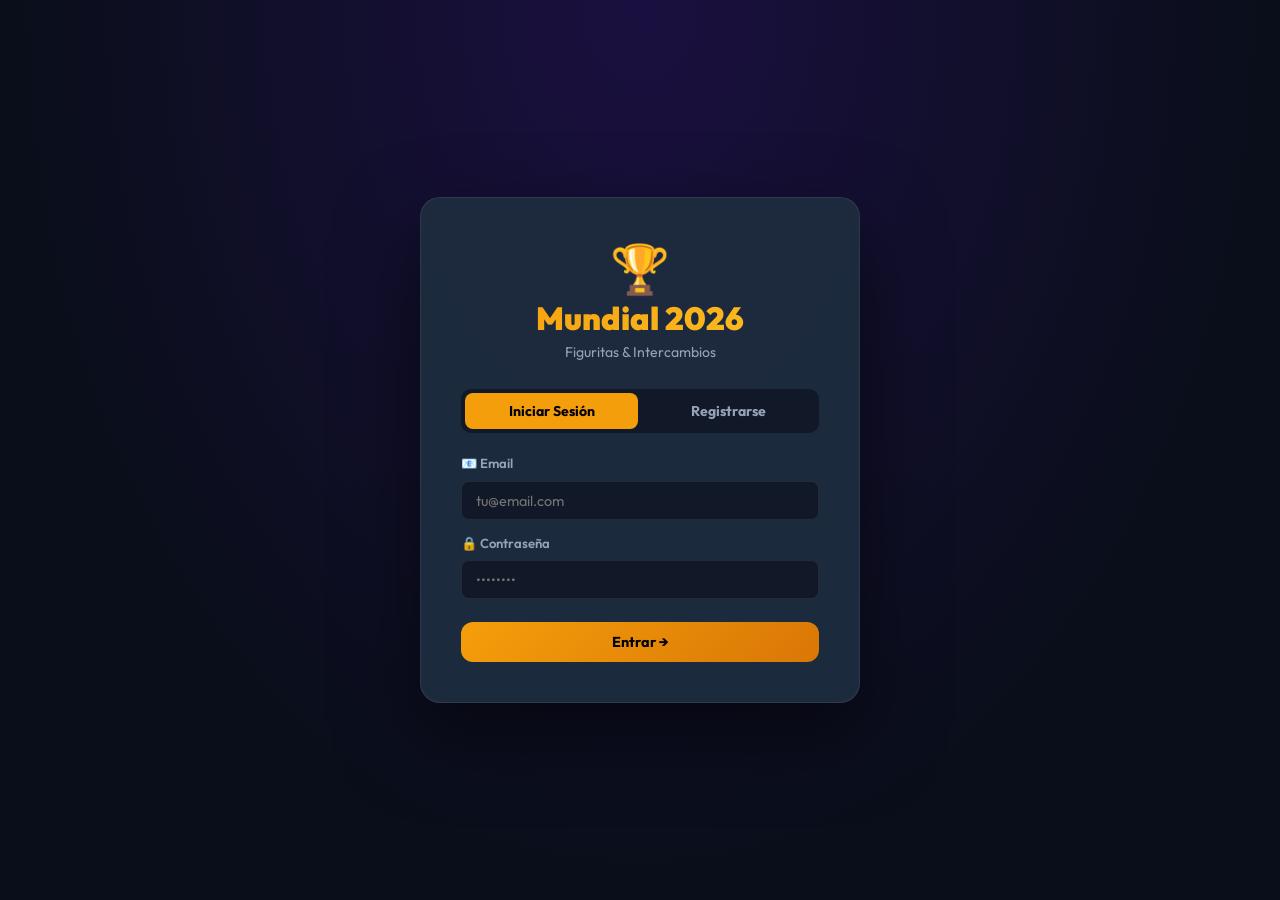
<file: sheets-app.html>
<!DOCTYPE html>
<html lang="es">
<head>
<meta charset="UTF-8"><meta name="viewport" content="width=device-width,initial-scale=1">
<title>Figuritas Mundial 2026</title>
<link href="https://fonts.googleapis.com/css2?family=Outfit:wght@400;600;700;800;900&display=swap" rel="stylesheet">
<style>
:root{--bg:#0a0e1a;--bg2:#111827;--bg3:#1a2235;--card:#1e2d40;--accent:#f59e0b;--green:#10b981;--red:#ef4444;--blue:#3b82f6;--text:#f1f5f9;--muted:#94a3b8;--border:rgba(255,255,255,0.08);--r:12px}
*{margin:0;padding:0;box-sizing:border-box}
body{font-family:'Outfit',sans-serif;background:var(--bg);color:var(--text);min-height:100vh}
.hidden{display:none!important}
input,textarea,select{font-family:'Outfit',sans-serif;background:var(--bg2);border:1px solid var(--border);color:var(--text);border-radius:8px;padding:.6rem .9rem;font-size:.9rem;outline:none;width:100%;transition:border .2s}
input:focus,textarea:focus,select:focus{border-color:var(--accent)}
label{font-size:.82rem;font-weight:600;color:var(--muted);display:block;margin-bottom:.3rem}
.fg{display:flex;flex-direction:column;gap:.3rem;margin-bottom:.9rem}
.row{display:grid;grid-template-columns:1fr 1fr;gap:1rem}
.btn{display:inline-flex;align-items:center;justify-content:center;gap:.4rem;padding:.7rem 1.4rem;border:none;border-radius:var(--r);font-family:'Outfit',sans-serif;font-weight:700;font-size:.9rem;cursor:pointer;transition:all .2s}
.btn-gold{background:linear-gradient(135deg,#f59e0b,#d97706);color:#000}.btn-gold:hover{transform:translateY(-2px);box-shadow:0 6px 20px rgba(245,158,11,.4)}
.btn-green{background:var(--green);color:#000}.btn-red{background:var(--red);color:#fff}.btn-ghost{background:var(--bg3);color:var(--muted);border:1px solid var(--border)}
.btn:disabled{opacity:.5;cursor:not-allowed}
.err{background:rgba(239,68,68,.12);border:1px solid rgba(239,68,68,.3);color:#fca5a5;padding:.65rem;border-radius:8px;font-size:.82rem}
.spin{width:16px;height:16px;border:2px solid rgba(0,0,0,.3);border-top-color:#000;border-radius:50%;animation:spin .7s linear infinite;display:inline-block}
@keyframes spin{to{transform:rotate(360deg)}}

/* AUTH */
#auth-page{display:flex;align-items:center;justify-content:center;min-height:100vh;background:radial-gradient(ellipse at 50% 0%,#1a1040 0%,#0a0e1a 70%)}
.auth-card{background:rgba(30,45,64,.95);backdrop-filter:blur(20px);border:1px solid var(--border);border-radius:20px;padding:2.5rem;width:100%;max-width:440px;box-shadow:0 30px 80px rgba(0,0,0,.5)}
.auth-hero{text-align:center;margin-bottom:1.8rem}
.auth-hero .icon{font-size:3rem;animation:pulse 2s ease-in-out infinite}
@keyframes pulse{0%,100%{transform:scale(1)}50%{transform:scale(1.1)}}
.auth-hero h1{font-size:2rem;font-weight:900;background:linear-gradient(135deg,#f59e0b,#fbbf24);-webkit-background-clip:text;-webkit-text-fill-color:transparent}
.auth-hero p{color:var(--muted);font-size:.88rem;margin-top:.3rem}
.tabs{display:flex;gap:4px;background:var(--bg2);border-radius:10px;padding:4px;margin-bottom:1.4rem}
.tab{flex:1;padding:.55rem;border:none;border-radius:8px;background:transparent;color:var(--muted);font-family:'Outfit',sans-serif;font-weight:700;font-size:.88rem;cursor:pointer;transition:all .2s}
.tab.active{background:var(--accent);color:#000}

/* DASHBOARD */
#dash-page{display:flex}
.sidebar{width:230px;height:100vh;position:fixed;left:0;top:0;background:var(--bg2);border-right:1px solid var(--border);display:flex;flex-direction:column;padding:1.25rem .9rem;z-index:100}
.logo-wrap{display:flex;align-items:center;gap:.6rem;margin-bottom:1.2rem;padding-bottom:1.2rem;border-bottom:1px solid var(--border)}
.logo-wrap span:first-child{font-size:1.8rem}
.logo-title{font-size:1rem;font-weight:800;color:var(--accent);display:block}
.logo-sub{font-size:.7rem;color:var(--muted)}
.me-badge{display:flex;align-items:center;gap:.6rem;background:var(--bg3);border-radius:10px;padding:.65rem;margin-bottom:1.2rem}
.avatar{width:36px;height:36px;border-radius:50%;background:linear-gradient(135deg,var(--accent),#d97706);display:flex;align-items:center;justify-content:center;font-weight:800;font-size:1rem;color:#000;flex-shrink:0}
.me-name{font-weight:700;font-size:.88rem}
.me-lote{font-size:.72rem;color:var(--muted)}
.nav{list-style:none;flex:1;display:flex;flex-direction:column;gap:.25rem}
.nav a{display:flex;align-items:center;gap:.6rem;padding:.65rem .9rem;border-radius:8px;text-decoration:none;color:var(--muted);font-weight:600;font-size:.85rem;transition:all .2s}
.nav a:hover{background:var(--bg3);color:var(--text)}
.nav a.active{background:rgba(245,158,11,.15);color:var(--accent)}
.nav a .ni{font-size:1rem}
.adm-link{color:#a78bfa!important}
.adm-chip{margin-left:auto;background:#7c3aed;color:#fff;font-size:.62rem;padding:2px 6px;border-radius:20px;font-weight:700}
.logout{display:flex;align-items:center;gap:.5rem;padding:.65rem .9rem;border-radius:8px;text-decoration:none;color:var(--red);font-weight:600;font-size:.82rem;margin-top:auto;transition:background .2s}
.logout:hover{background:rgba(239,68,68,.1)}
.main{margin-left:230px;flex:1;padding:2rem}
.sec{display:none;animation:fadein .3s}
.sec.active{display:block}
@keyframes fadein{from{opacity:0;transform:translateY(8px)}to{opacity:1;transform:none}}
.sec-hdr{display:flex;align-items:center;justify-content:space-between;flex-wrap:wrap;gap:1rem;margin-bottom:1.5rem}
.sec-hdr h1{font-size:1.7rem;font-weight:800}
.panel{background:var(--bg2);border:1px solid var(--border);border-radius:var(--r);padding:1.25rem}
.ptitle{font-size:1rem;font-weight:700;color:var(--accent);margin-bottom:.9rem}
.empty{text-align:center;padding:2.5rem;color:var(--muted)}
.empty span{font-size:2.5rem;display:block;margin-bottom:.75rem}

/* STATS */
.stats{display:flex;gap:.75rem;flex-wrap:wrap}
.chip{padding:.35rem .85rem;border-radius:20px;font-size:.78rem;font-weight:700;background:var(--bg3);border:1px solid var(--border)}
.chip.g{border-color:var(--green);color:var(--green)}.chip.r{border-color:var(--red);color:var(--red)}.chip.b{border-color:var(--blue);color:var(--blue)}

/* FIGURITAS GRID */
.fbar{display:flex;gap:.75rem;flex-wrap:wrap;align-items:center;margin-bottom:1.25rem}
.fbar input{flex:1;min-width:180px}
.fbts{display:flex;gap:.4rem;flex-wrap:wrap}
.fbt{padding:.4rem .9rem;border-radius:20px;border:1px solid var(--border);background:var(--bg2);color:var(--muted);font-family:'Outfit',sans-serif;font-size:.78rem;font-weight:700;cursor:pointer;transition:all .2s}
.fbt.active{background:var(--accent);color:#000;border-color:var(--accent)}
.grid{display:grid;grid-template-columns:repeat(auto-fill,minmax(110px,1fr));gap:.6rem}
.sc{background:var(--card);border:2px solid var(--border);border-radius:10px;padding:.65rem;text-align:center;cursor:pointer;transition:all .2s;position:relative}
.sc:hover{border-color:var(--accent)}
.sc.tengo{border-color:var(--green);background:rgba(16,185,129,.08)}
.sc.me_falta{border-color:var(--red);background:rgba(239,68,68,.08)}
.sc.repetida{border-color:var(--blue);background:rgba(59,130,246,.08)}
.sc-id{font-size:.65rem;font-weight:800;color:var(--muted)}
.sc-nm{font-size:.68rem;font-weight:600;line-height:1.3}
.sc-st{font-size:.62rem;font-weight:700;margin-top:.3rem;color:var(--muted)}
.sc.tengo .sc-st{color:var(--green)}.sc.me_falta .sc-st{color:var(--red)}.sc.repetida .sc-st{color:var(--blue)}
.smenu{position:absolute;top:105%;left:50%;transform:translateX(-50%);z-index:20;background:var(--bg2);border:1px solid var(--border);border-radius:10px;padding:.4rem;display:none;min-width:120px;box-shadow:0 10px 30px rgba(0,0,0,.5)}
.smenu button{display:block;width:100%;padding:.35rem .7rem;background:none;border:none;color:var(--text);font-family:'Outfit',sans-serif;font-size:.78rem;font-weight:600;cursor:pointer;border-radius:6px;text-align:left}
.smenu button:hover{background:var(--bg3)}

/* COMMUNITY */
.comm-layout{display:grid;grid-template-columns:260px 1fr;gap:1.25rem;height:calc(100vh - 160px)}
.users-list{display:flex;flex-direction:column;gap:.6rem;overflow-y:auto}
.uc{background:var(--bg3);border-radius:9px;padding:.75rem;cursor:pointer;transition:all .2s;border:1px solid var(--border)}
.uc:hover{border-color:var(--accent)}
.uc-name{font-weight:700;font-size:.88rem}.uc-lote{font-size:.72rem;color:var(--muted);margin:.2rem 0}
.uc-stats{display:flex;gap:.4rem;flex-wrap:wrap}
.mc{font-size:.62rem;font-weight:700;padding:2px 6px;border-radius:10px}
.mc.g{background:rgba(16,185,129,.2);color:var(--green)}.mc.r{background:rgba(239,68,68,.2);color:var(--red)}.mc.b{background:rgba(59,130,246,.2);color:var(--blue)}
.chat-box{display:flex;flex-direction:column;height:100%}
.chat-msgs{flex:1;overflow-y:auto;padding:.75rem;display:flex;flex-direction:column;gap:.65rem}
.msg{display:flex;gap:.6rem;align-items:flex-start}
.msg.mine{flex-direction:row-reverse}
.mavt{width:30px;height:30px;border-radius:50%;background:linear-gradient(135deg,var(--blue),#1d4ed8);display:flex;align-items:center;justify-content:center;font-weight:700;font-size:.78rem;color:#fff;flex-shrink:0}
.mbbl{max-width:68%;background:var(--bg3);border-radius:10px;padding:.5rem .8rem;border:1px solid var(--border)}
.msg.mine .mbbl{background:rgba(245,158,11,.12);border-color:rgba(245,158,11,.25)}
.mname{font-size:.68rem;font-weight:700;color:var(--accent)}.mlote{font-size:.62rem;color:var(--muted)}
.mtext{font-size:.85rem;line-height:1.4}.mtime{font-size:.62rem;color:var(--muted);margin-top:.2rem}
.chat-in{display:flex;gap:.6rem;padding:.85rem;border-top:1px solid var(--border)}
.chat-in input{flex:1}

/* TRADES */
.trade-layout{display:grid;grid-template-columns:1fr 1fr;gap:1.25rem}
.extras{display:flex;flex-wrap:wrap;gap:.4rem;max-height:200px;overflow-y:auto}
.exch{background:rgba(59,130,246,.12);border:1px solid rgba(59,130,246,.3);color:var(--blue);padding:.25rem .65rem;border-radius:20px;font-size:.75rem;font-weight:700}
.tsel{background:var(--bg3);border-radius:8px;padding:.6rem;max-height:130px;overflow-y:auto;display:flex;flex-wrap:wrap;gap:.35rem}
.tchip{padding:.22rem .55rem;border-radius:20px;font-size:.72rem;font-weight:700;cursor:pointer;border:1px solid var(--border);background:var(--bg2);transition:all .2s}
.tchip.sel{background:var(--accent);color:#000;border-color:var(--accent)}
.ti{background:var(--bg3);border-radius:9px;padding:.9rem;border:1px solid var(--border);margin-bottom:.75rem}
.ti-hdr{display:flex;align-items:center;justify-content:space-between;margin-bottom:.6rem;flex-wrap:wrap;gap:.4rem}
.tst{padding:.25rem .65rem;border-radius:20px;font-size:.72rem;font-weight:700}
.tst.pending{background:rgba(245,158,11,.18);color:var(--accent)}.tst.accepted{background:rgba(16,185,129,.18);color:var(--green)}.tst.rejected,.tst.cancelled{background:rgba(239,68,68,.18);color:var(--red)}
.t-acts{display:flex;gap:.5rem;margin-top:.65rem}

/* JUNTADAS */
.jgrid{display:grid;grid-template-columns:repeat(auto-fill,minmax(300px,1fr));gap:1.25rem}
.jcard{background:var(--card);border-radius:var(--r);border:1px solid var(--border);padding:1.4rem;transition:transform .2s}
.jcard:hover{transform:translateY(-4px);border-color:var(--accent)}
.jtitle{font-size:1.1rem;font-weight:800;margin:.5rem 0 .3rem}
.jdate{color:var(--accent);font-weight:700;font-size:.85rem}.jplace{color:var(--muted);font-size:.82rem;margin:.2rem 0 .6rem}
.jdesc{font-size:.82rem;color:var(--muted);line-height:1.5;margin-bottom:.75rem}
.jfoot{display:flex;align-items:center;justify-content:space-between;border-top:1px solid var(--border);padding-top:.65rem}
.jgoing{font-size:.78rem;font-weight:700;color:var(--green)}

/* MODAL */
.modal-ov{position:fixed;inset:0;background:rgba(0,0,0,.7);z-index:500;display:flex;align-items:center;justify-content:center;padding:1rem;backdrop-filter:blur(4px)}
.modal-card{background:var(--bg2);border-radius:18px;border:1px solid var(--border);padding:1.75rem;max-width:580px;width:100%;max-height:80vh;overflow-y:auto;position:relative}
.modal-close{position:absolute;top:1rem;right:1rem;background:var(--bg3);border:none;color:var(--text);border-radius:50%;width:30px;height:30px;cursor:pointer;font-size:.9rem}
.user-info-box{background:var(--bg3);border-radius:9px;padding:.85rem;border:1px solid var(--border)}

/* ADMIN */
.adm-card{background:var(--bg2);border:1px solid rgba(124,58,237,.3);border-radius:var(--r);padding:1.75rem;max-width:560px}

@media(max-width:768px){
  .sidebar{display:none}.main{margin-left:0;padding:1rem}
  .comm-layout{grid-template-columns:1fr;height:auto}
  .trade-layout{grid-template-columns:1fr}
  .row{grid-template-columns:1fr}
  .grid{grid-template-columns:repeat(auto-fill,minmax(88px,1fr))}
}
</style>
</head>
<body>

<!-- AUTH PAGE -->
<div id="auth-page">
<div class="auth-card">
  <div class="auth-hero">
    <div class="icon">🏆</div>
    <h1>Mundial 2026</h1>
    <p>Figuritas &amp; Intercambios</p>
  </div>
  <div class="tabs">
    <button class="tab active" onclick="swTab('login')">Iniciar Sesión</button>
    <button class="tab" onclick="swTab('reg')">Registrarse</button>
  </div>
  <!-- Login -->
  <div id="f-login">
    <div class="fg"><label>📧 Email</label><input id="l-email" type="email" placeholder="tu@email.com"></div>
    <div class="fg"><label>🔒 Contraseña</label><input id="l-pwd" type="password" placeholder="••••••••"></div>
    <div id="l-err" class="err hidden"></div>
    <button class="btn btn-gold" style="width:100%;margin-top:.5rem" id="l-btn" onclick="doLogin()">Entrar →</button>
  </div>
  <!-- Register -->
  <div id="f-reg" class="hidden">
    <div class="row">
      <div class="fg"><label>👤 Nombre</label><input id="r-nom" type="text" placeholder="Juan"></div>
      <div class="fg"><label>👤 Apellido</label><input id="r-ape" type="text" placeholder="Pérez"></div>
    </div>
    <div class="fg"><label>📧 Email</label><input id="r-email" type="email" placeholder="tu@email.com"></div>
    <div class="fg"><label>🎫 Lote</label><input id="r-lote" type="text" placeholder="LOTE-A123"></div>
    <div class="fg"><label>🔒 Contraseña</label><input id="r-pwd" type="password" placeholder="••••••••"></div>
    <div id="r-err" class="err hidden"></div>
    <button class="btn btn-gold" style="width:100%;margin-top:.5rem" id="r-btn" onclick="doRegister()">Crear Cuenta 🚀</button>
  </div>
</div>
</div>

<!-- DASHBOARD PAGE -->
<div id="dash-page" class="hidden">
<nav class="sidebar">
  <div class="logo-wrap"><span>🏆</span><div><span class="logo-title">Mundial</span><span class="logo-sub">2026 Figuritas</span></div></div>
  <div class="me-badge">
    <div class="avatar" id="me-av"></div>
    <div><div class="me-name" id="me-name"></div><div class="me-lote" id="me-lote"></div></div>
  </div>
  <ul class="nav">
    <li><a href="#" class="active" onclick="show('fig')" id="n-fig"><span class="ni">📋</span>Mis Figuritas</a></li>
    <li><a href="#" onclick="show('com')" id="n-com"><span class="ni">👥</span>Comunidad</a></li>
    <li><a href="#" onclick="show('neg')" id="n-neg"><span class="ni">🤝</span>Negociar</a></li>
    <li><a href="#" onclick="show('jun')" id="n-jun"><span class="ni">🏟️</span>Juntadas</a></li>
    <li id="n-adm-li" class="hidden"><a href="#" class="adm-link" onclick="show('adm')" id="n-adm"><span class="ni">⚙️</span>Admin<span class="adm-chip">Admin</span></a></li>
  </ul>
  <a href="#" class="logout" onclick="doLogout()">🚪 Cerrar Sesión</a>
</nav>

<main class="main">
  <!-- MIS FIGURITAS -->
  <section id="s-fig" class="sec active">
    <div class="sec-hdr"><h1>📋 Mis Figuritas</h1><div class="stats" id="my-stats"></div></div>
    <div class="fbar">
      <input id="fsearch" placeholder="🔍 Buscar..." oninput="renderFig()">
      <div class="fbts">
        <button class="fbt active" onclick="setFilt('all',this)">Todos</button>
        <button class="fbt" onclick="setFilt('tengo',this)">✅ Tengo</button>
        <button class="fbt" onclick="setFilt('me_falta',this)">❌ Me falta</button>
        <button class="fbt" onclick="setFilt('repetida',this)">🔄 Repetidas</button>
      </div>
    </div>
    <div class="grid" id="fig-grid"></div>
  </section>

  <!-- COMUNIDAD -->
  <section id="s-com" class="sec">
    <div class="sec-hdr"><h1>👥 Comunidad</h1></div>
    <div class="comm-layout">
      <div class="panel" style="overflow-y:auto"><div class="ptitle">Usuarios</div><div class="users-list" id="ulist"></div></div>
      <div class="panel chat-box">
        <div class="ptitle" style="padding:.5rem 0 0 .5rem">💬 Chat General</div>
        <div class="chat-msgs" id="chat-msgs"></div>
        <div class="chat-in">
          <input id="chat-inp" placeholder="Escribí un mensaje..." onkeydown="if(event.key==='Enter')sendMsg()">
          <button class="btn btn-gold" onclick="sendMsg()">Enviar ➤</button>
        </div>
      </div>
    </div>
  </section>

  <!-- NEGOCIAR -->
  <section id="s-neg" class="sec">
    <div class="sec-hdr"><h1>🤝 Negociar</h1></div>
    <div class="trade-layout">
      <div class="panel"><div class="ptitle">Mis Repetidas</div><div class="extras" id="my-extras"></div></div>
      <div class="panel">
        <div class="ptitle">Nueva Propuesta</div>
        <div class="fg"><label>Seleccioná usuario:</label>
          <select id="t-usel" onchange="loadTradeUser()"><option value="">-- Elegir --</option></select></div>
        <div id="t-uinfo" class="user-info-box hidden" style="margin-bottom:.9rem;font-size:.82rem"></div>
        <div class="fg"><label>Ofrezco (mis repetidas):</label><div class="tsel" id="t-offer"></div></div>
        <div class="fg"><label>Pido (sus repetidas):</label><div class="tsel" id="t-req"></div></div>
        <div class="fg"><label>Mensaje:</label><textarea id="t-msg" rows="2" placeholder="Aclaraciones..."></textarea></div>
        <button class="btn btn-gold" onclick="sendTrade()">Enviar Propuesta 🤝</button>
      </div>
      <div class="panel" style="grid-column:1/-1"><div class="ptitle">Mis Negociaciones</div><div id="trades-list"></div></div>
    </div>
  </section>

  <!-- JUNTADAS -->
  <section id="s-jun" class="sec">
    <div class="sec-hdr"><h1>🏟️ Juntadas</h1></div>
    <div class="jgrid" id="jlist"></div>
  </section>

  <!-- ADMIN -->
  <section id="s-adm" class="sec">
    <div class="sec-hdr"><h1>⚙️ Panel Admin</h1></div>
    <div class="adm-card">
      <div class="ptitle">➕ Crear Juntada</div>
      <div class="fg"><label>Título</label><input id="j-tit" placeholder="Gran Juntada"></div>
      <div class="fg"><label>Descripción</label><textarea id="j-desc" rows="2" placeholder="Traé tus repetidas..."></textarea></div>
      <div class="row">
        <div class="fg"><label>Fecha y hora</label><input id="j-fecha" type="datetime-local"></div>
        <div class="fg"><label>Lugar</label><input id="j-lugar" placeholder="Plaza San Martín"></div>
      </div>
      <button class="btn btn-gold" onclick="createJuntada()">Publicar 🏟️</button>
    </div>
  </section>
</main>
</div>

<!-- MODAL -->
<div id="modal" class="modal-ov hidden" onclick="if(event.target===this)this.classList.add('hidden')">
  <div class="modal-card">
    <button class="modal-close" onclick="document.getElementById('modal').classList.add('hidden')">✕</button>
    <div id="modal-body"></div>
  </div>
</div>

<script src="sheets-app.js"></script>
</body>
</html>
</file>
